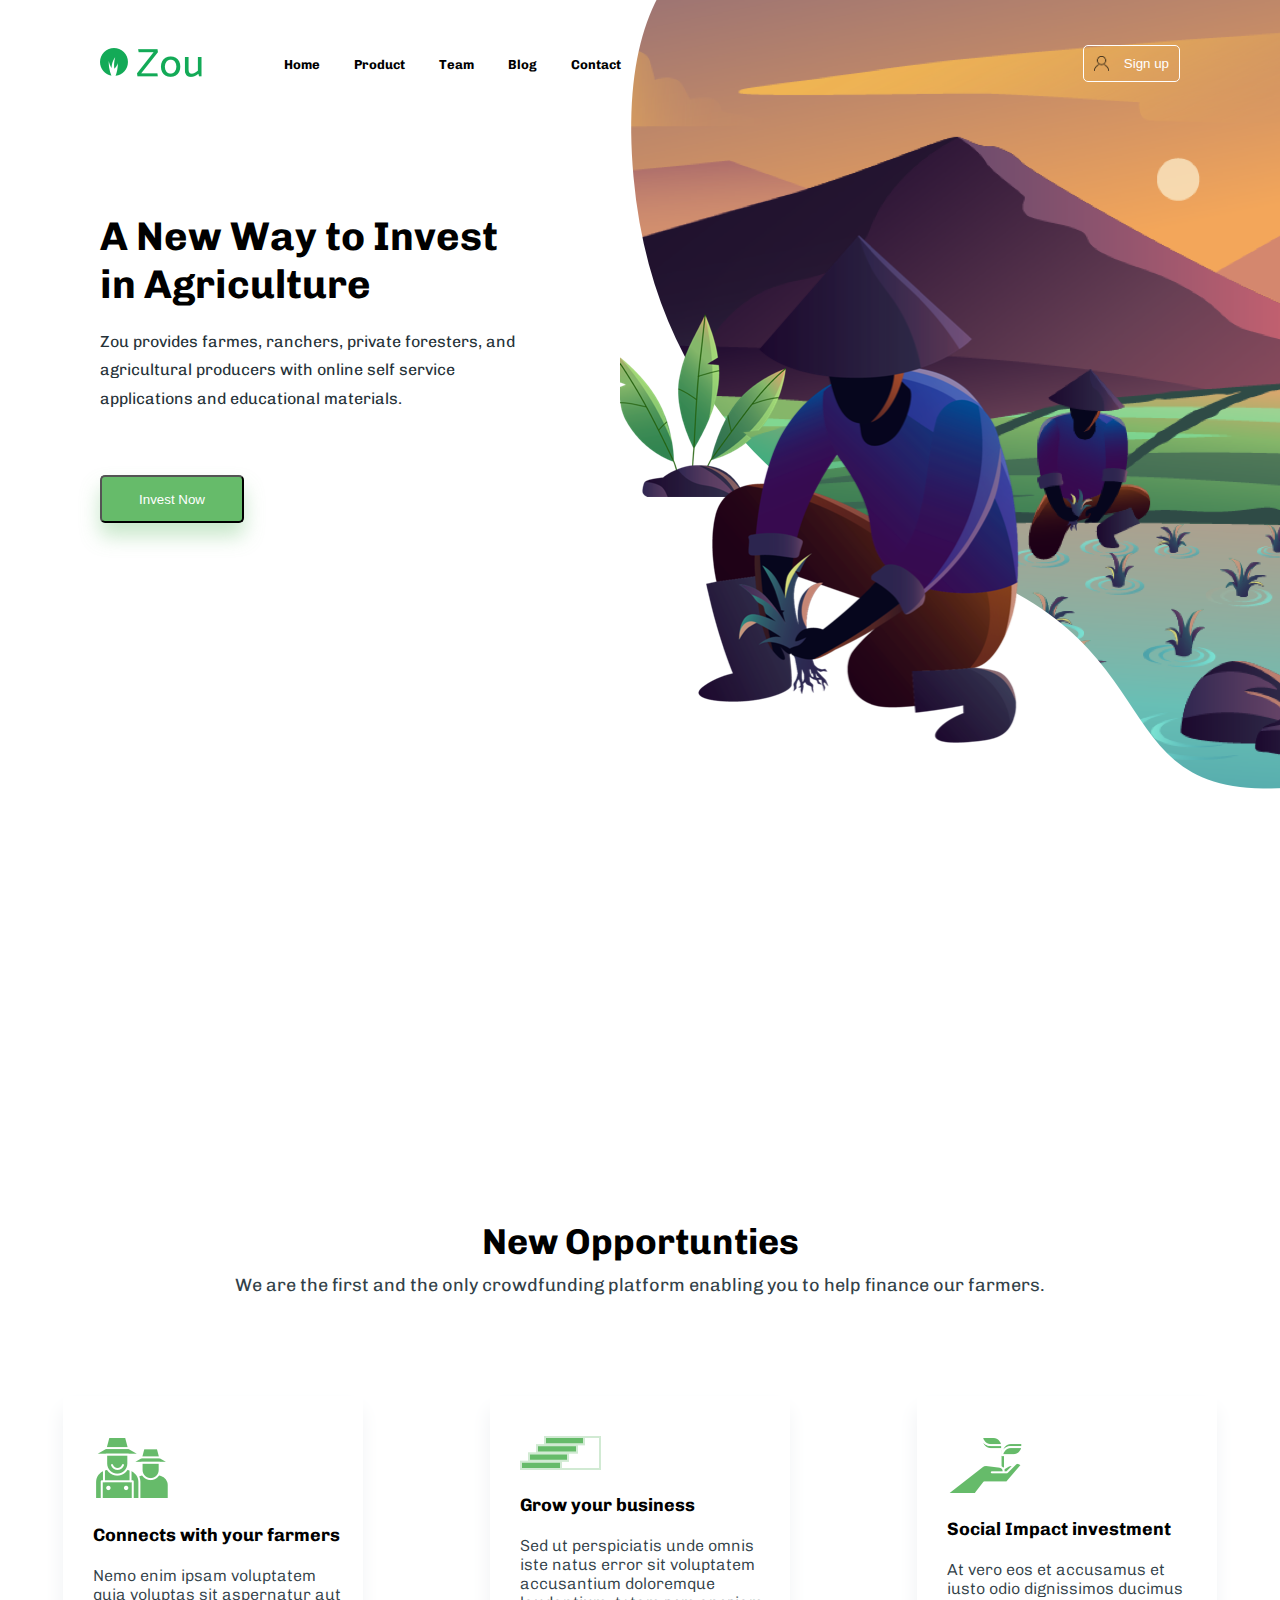
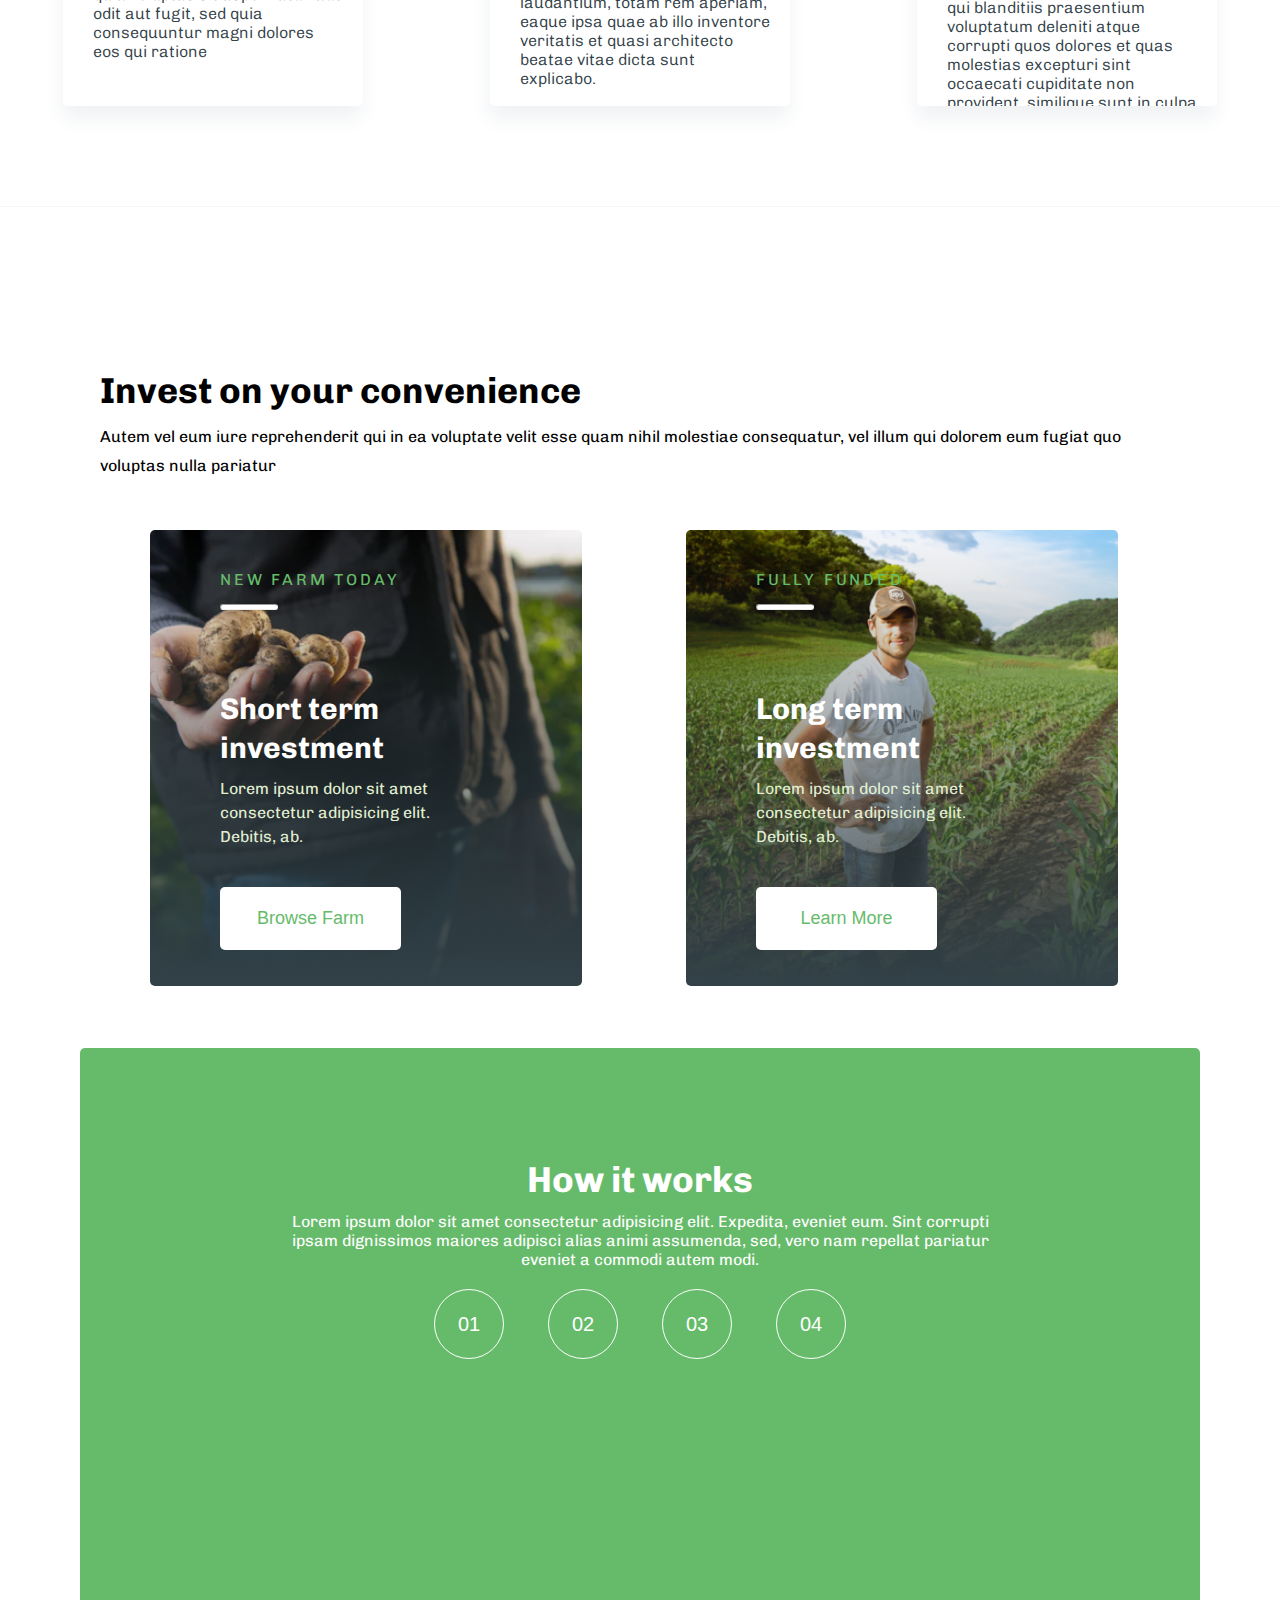
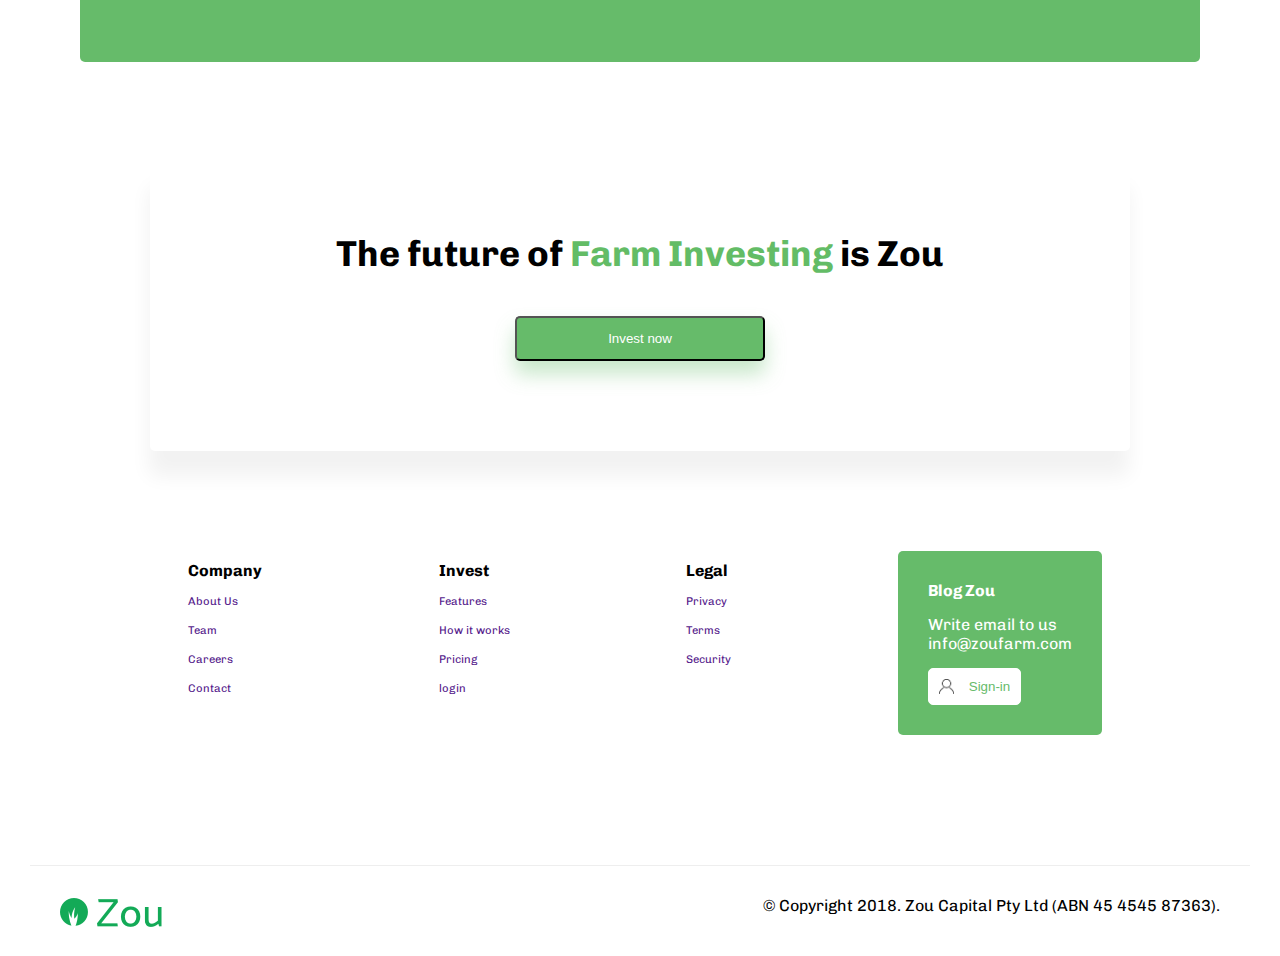
<file: Zou/index.html>
<!DOCTYPE html>
<html lang="en">

<head>
    <meta charset="UTF-8">
    <meta name="viewport" content="width=device-width, initial-scale=1.0">
    <meta http-equiv="X-UA-Compatible" content="ie=edge">
    <title>ZOU | Practice</title>
    <link rel="stylesheet" href="./css/style.css">
</head>

<body>
    <header id="home">
        <div class="navbar">

            <div class="logo">
                <a href="#home"><img src="logo@2x.png" alt="logo"></a>
            </div>

            <nav>

                <ul>
                    <li><a href="#home">Home</a></li>
                    <li><a href="#product">Product</a></li>
                    <li><a href="#team">Team</a></li>
                    <li><a href="#blog">Blog</a></li>
                    <li><a href="#contact">Contact</a></li>
                </ul>

            </nav>

            <button class="sign-up-btn">Sign up</button>

        </div>

        <img src="main-illustration.png" alt="illustration" class="illus">

        <div class="main-text">
            <h1>A New Way to Invest in Agriculture</h1>
            <p>Zou provides farmes, ranchers, private foresters, and agricultural producers with online self service
                applications and educational materials.</p>
            <button class="invest-btn">Invest Now</button>
        </div>

    </header>

    <section id="product" class="container-1">
        <h2>New Opportunties</h2>
        <p>We are the first and the only crowdfunding platform enabling you to help finance our farmers.</p>

        <div class="image-container">
            <div class="box">
                <img src="icon-1.png" alt="">
                <div class="box-content">
                    <h3>Connects with your farmers</h3>
                    <p>Nemo enim ipsam voluptatem quia voluptas sit aspernatur aut odit aut fugit, sed quia consequuntur
                        magni dolores eos qui ratione</p>
                </div>
            </div>

            <div class="box">
                <img src="group-14.png" alt="">
                <div class="box-content">
                    <h3>Grow your business</h3>
                    <p>Sed ut perspiciatis unde omnis iste natus error sit voluptatem accusantium doloremque laudantium,
                        totam rem aperiam, eaque ipsa quae ab illo inventore veritatis et quasi architecto beatae vitae
                        dicta sunt explicabo.</p>
                </div>
            </div>

            <div class="box">
                <img src="icon-3.png" alt="">
                <div class="box-content">
                    <h3>Social Impact investment</h3>
                    <p>At vero eos et accusamus et iusto odio dignissimos ducimus qui blanditiis praesentium voluptatum
                        deleniti atque corrupti quos dolores et quas molestias excepturi sint occaecati cupiditate non
                        provident, similique sunt in culpa qui officia deserunt mollitia animi, id est laborum et
                        dolorum fuga. Et harum quidem rerum facilis est et expedita distinctio. Nam libero tempore, cum
                        soluta nobis est eligendi optio cumque nihil impedit quo minus id quod maxime placeat facere</p>
                </div>
            </div>

        </div>
    </section>

    <section id="team" class="container-2">
        <h2>Invest on your convenience</h2>
        <p>Autem vel eum iure reprehenderit qui in ea voluptate velit esse quam nihil molestiae consequatur, vel illum
            qui dolorem eum fugiat quo voluptas nulla pariatur</p>

        <div class="box-2">
            <div class="box-2-bg bg1">
                <h4>NEW FARM TODAY</h4>
                <hr>
                <h3>Short term <br>investment</h3>
                <p>Lorem ipsum dolor sit amet consectetur adipisicing elit. Debitis, ab.</p>
                <button class="box-2-btn">Browse Farm</button>
            </div>
        </div>

        <div class="box-2">
            <div class="box-2-bg bg2">
                <h4>FULLY FUNDED</h4>
                <hr>
                <h3>Long term <br>investment</h3>
                <p>Lorem ipsum dolor sit amet consectetur adipisicing elit. Debitis, ab.</p>
                <button class="box-2-btn">Learn More</button>
            </div>
        </div>
    </section>

    <section class="works">
        <h2>How it works</h2>
        <p>Lorem ipsum dolor sit amet consectetur adipisicing elit. Expedita, eveniet eum. Sint corrupti ipsam
            dignissimos maiores adipisci alias animi assumenda, sed, vero nam repellat pariatur eveniet a commodi autem
            modi.</p>
        <button class="works-btn">01</button>
        <button class="works-btn">02</button>
        <button class="works-btn">03</button>
        <button class="works-btn">04</button>

        <div class="works-para">
            <h4>Selct your farmsharo and complete your reservation form</h4>
            <p>Lorem ipsum dolor sit amet consectetur adipisicing elit. Ullam magni qui sit corporis perferendis magnam
                ex odit deserunt inventore iusto mollitia, asperiores id reprehenderit autem in facere? Eveniet, quia
                qui.</p>
        </div>
    </section>

    <div id="blog" class="future">
        <h2>The future of <span>Farm Investing</span> is Zou</h2>
        <button>Invest now</button>
    </div>

    <section id="contact" class="container-3">
        <div class="list">
            <ul>
                <li>Company</li>
                <li><a href="">About Us</a></li>
                <li><a href="">Team</a></li>
                <li><a href="">Careers</a></li>
                <li><a href="">Contact</a></li>
            </ul>

            <ul>
                <li>Invest</li>
                <li><a href="">Features</a></li>
                <li><a href="">How it works</a></li>
                <li><a href="">Pricing</a></li>
                <li><a href="">login</a></li>
            </ul>

            <ul>
                <li>Legal</li>
                <li><a href="">Privacy</a></li>
                <li><a href="">Terms</a></li>
                <li><a href="">Security</a></li>
            </ul>

            <div class="blog-box">
                <h4>Blog Zou</h4>
                <p>Write email to us <br><a href="">info@zoufarm.com</a></p>
                <button class="sign-up-btn">Sign-in</button>
            </div>
        </div>
    </section>
    <footer>
        <a href="#home"><img src="logo@2x.png"></a>
        <p>© Copyright 2018. Zou Capital Pty Ltd (ABN 45 4545 87363).</p>
    </footer>


</body>

</html>
</file>
<file: Zou/css/style.css>
@import url('https://fonts.googleapis.com/css?family=Chivo&display=swap');

    html{
        scroll-behavior: smooth;
    }

    *{
        margin:0;
        padding:0;
    }

    body{
        font-family: 'Chivo', sans-serif;
    }

    body ul li{
        list-style: none;
    }

    body h2{
        font-size:36px;
        font-weight:bold;
        line-height:1.78;
    }

    body h3{
        font-size:18px;
        font-weight:bold;
    }


/* header */

    header{
        position: relative;
        padding:45px 100px;
        height:120vh;
    }

    .navbar{
        display:flex;
        flex-wrap:wrap;
        align-items:center;
        justify-content:space-between;
    }

    .navbar nav{
        margin-right:350px;
    }

    nav ul li{
        display:inline-block;
        margin-right: 20px;
    }

    nav ul li a{
        text-decoration: none;
        font-size:13px;
        font-weight:bold;
        padding-right:10px;
        color:black;
        transition:.4s ease;
    }

    nav ul li a:hover{
        color:#66bb6a;
    }

    .sign-up-btn{
        color:white;
        border: 1px solid white;
        border-radius: 5px;
        padding:10px 10px 10px 40px;
        background:url('img.png');
        background-position: 10px 10px;
        background-repeat: no-repeat;
        background-size: 15px;
        cursor: pointer;
    }

    .illus{
        position: absolute;
        top:0;
        right:0;
        z-index: -1;
    }

    .main-text{
        width:40%;
        margin-top:130px;
    }

    .main-text h1{
        font-size:2.5rem;
        font-weight:bold;
    }

    .main-text p{
        font-size:16px;
        color:#263238;
        line-height: 1.78;
        margin-top:20px;
    }

    .invest-btn{
        margin-top:62px;
        color:white;
        background-color:#66bb6a;
        width:144px;
        height:48px;
        border-radius:5px;
        box-shadow:0 13px 20px 0 rgba(118, 196, 125, 0.41);
        cursor: pointer;
    }

    /* Section -1 */

    .container-1{
        text-align:center;
        margin-top:40px;
    }

    .container-1 p{
        font-size:18px;
        color:#324148;
    }

    .image-container{
        margin:100px 0;
        padding-bottom:100px;
        display:flex;
        justify-content: space-around;
        flex-wrap:wrap;
        border-bottom:1px solid #f7f7f7;

    }

    .box{
        width:250px;
        height:250px;
        border-radius:5px;
        overflow:hidden;
        padding:40px 20px 20px 30px;
        text-align: start;
        box-shadow: -1px 13px 20px 0 #f0f2f4;
        transition:.4s ease-in-out;
        cursor: pointer;
    }

    .box:hover{
        background-color:#66bb6a;
        color:white;
        box-shadow: 0 25px 25px 0 rgba(118, 196, 125, 0.32);
        transform: scale(1.3);
    }

    .box:hover .box-content p{
        color:white;
    }

    .box-content{
        margin: 20px 0;
    }

    .box-content p{
        font-size:16px;
        font-weight:300;
        margin-top:20px;
    }
    
    /* section-2 */

    .container-2{
        padding:52px 100px;
    }

    .container-2 p{
        line-height: 1.78;
    }

    .box-2{
        width:40%;
        height:416px;
        color:white;
        margin:50px;
        display:inline-block;
        
    }

    .box-2-bg{
        background-size:cover;
        background-position: center;
        height: 100%;
        padding:40px 0 0 70px;
        border-radius: 5px;
        transition:all 0.2s ease-in-out;
        
    }

    .bg1{
        background-image:linear-gradient(to bottom, rgba(97, 118, 127, 0), #324148), url('../bitmap1.png');

    }
    .bg2{
        background-image:linear-gradient(to bottom, rgba(97, 118, 127, 0), #324148), url('../bitmap.png');

    }

    .box-2:hover .box-2-bg{
        transform:scale(1.1);
    }

    .box-2 h4{
        font-weight:normal;
        letter-spacing:2.8px;
        color: #66bb6a;
    }

    .box-2 hr{
        height:4px;
        width:56px;
        border-radius: 3px;
        background-color: white;
        margin:15px 0;
    }

    .box-2 h3{
        margin-top:80px;
        font-size:30px;
        font-weight:bold;
        line-height: 1.29;;
    }
    
    .box-2 p{
        color: #e2efd2;
        line-height: 1.5;
        width:60%;
        margin:10px 0;
    }

    .box-2-btn{
        width:50%;
        height:15%;
        padding:15px;
        margin-top:28px;
        border:none;
        border-radius:5px;
        background-color:white;
        color:#66bb6a;
        font-size:18px;
        cursor: pointer;
    }

    
    .works{
        margin:0 80px 20px;
        padding:100px 200px;
        background-color: #66bb6a;
        border-radius:5px;
        text-align:center;
        color:white;
    }

    .works-btn{
        width:70px;
        height:70px;
        margin:20px;
        border-radius:50%;
        border:1px solid white;
        background-color: #66bb6a;
        font-size:20px;
        color:white;
        cursor: pointer;
        transition: all 0.4s ease-in-out;
    }

    .works-para{
        visibility: hidden;
        transition: all 0.4s ease-in-out;
        margin-top:50px;
    }

    .works-para h4, .works-para p{
        width:40%;
        display: inline-block;
        vertical-align: middle;
        text-align:start;
    }

    .works-btn:hover{
        background-color: white;
        color:#66bb6a;
    }

    .works-btn:hover ~ .works-para{
        visibility: visible;
    }

    .future{
        text-align: center;
        margin:100px 150px 0;
        border-radius:5px;
        border:none;
        box-shadow: -1px 25px 20px 0 #f2f2f2;
        padding:60px;
    }

    
    .future h2 span{
        color:#63bc66;
    }

    .future button{
        background-color: #66bb6a;
        color:white;
        width:250px;
        height:45px;
        border-radius:5px;
        margin:30px 0;
        box-shadow: 0 13px 20px 0 rgba(118, 196, 125, 0.41);
        cursor: pointer;
    }
    
    /* section-3 */


    .container-3{
        padding:100px;
    }

    .list{
        display:flex;
        justify-content:space-around;
        flex-wrap:wrap;
    }

    .list ul li{
        margin:10px;
    }

    .list UL LI:first-child{
        font-weight: bold;
    }

    .list ul li a{
        text-decoration: none;
        font-size:.7rem;
    }


    .blog-box{
        display:inline-block;
        background-color:#66bb6a;
        padding:30px;
        border-radius: 5px;
        color:white;
    }

    .blog-box p{
        margin:15px 0;
    }

    .blog-box p a{
        text-decoration: none;
        color:white;
    }

    .blog-box .sign-up-btn{
        background-color: white;
        color:#66bb6a;
    }


    /* footer */


    footer{
        border-top:1px solid #eeeeee;
        margin:30px;
        padding:30px;
    }

    footer img{
        float: left;
    }

    footer p{
        float:right;
    }


    @media only screen and (max-width:600px) {
        

        /* Header */

        header,
        .illus,
        .main-text,
        .box-2-btn,
        .blog-box{
            width:100%;
            text-align: center;
        }

        header,
        .container-1,
        .container-2,
        .works,
        .container-3{
            padding:10px;
            height:auto;
        }

        .navbar{
            flex-direction: column;
        }

         .box,
         .box-2,
         .works,
         .future,
         .navbar nav{
            margin:20px 0;
        }

         .main-text{
             margin-top: 100%;   
         }

         .container-2 h2{
             font-size:2rem;
            } 

         .container-2 p,
         .list ul li a{
             font-size:.8rem;
         }

         .box-2,
         .box-2-bg{
             padding:20px;
             width:90%;
         }

         .box-2:hover .box-2-bg{
             transform:none;
         }

        footer{
            text-align: center;
        }

         footer img, footer p{
             float:none;
             margin:10px 0;
         }
    }
</file>
